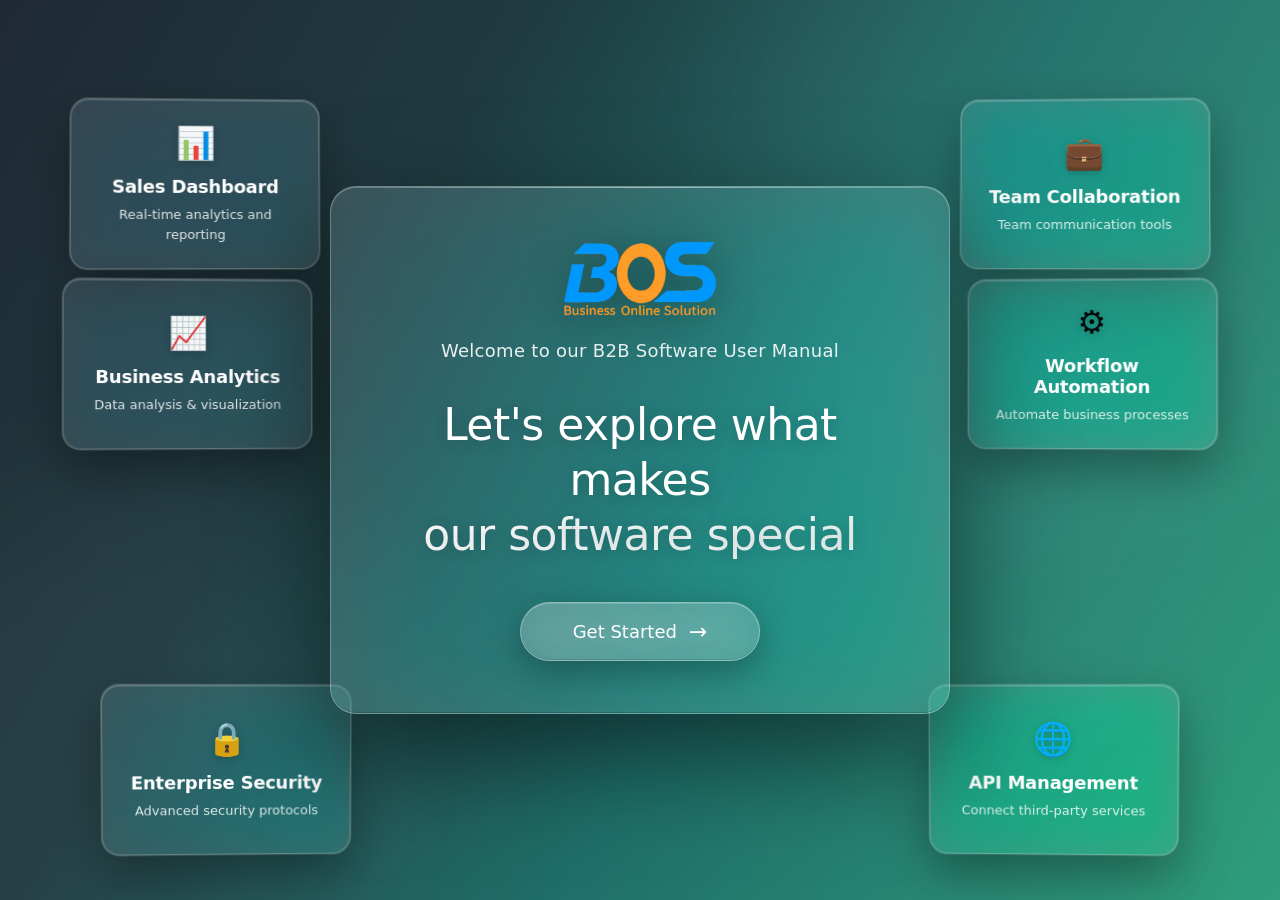
<file: index.html>
<!DOCTYPE html>
<html lang="en">
<head>
<meta charset="UTF-8">
<title>Business Online Solutions - B2B Software Manual</title>
<meta name="viewport" content="width=device-width, initial-scale=1.0">

<style>
* {
    margin: 0;
    padding: 0;
    box-sizing: border-box;
    font-family: "Segoe UI", system-ui, -apple-system, BlinkMacSystemFont, sans-serif;
}

body {
    height: 100vh;
    overflow: hidden;
    background: linear-gradient(
        120deg,
        #1f2933 0%,
        #1f3b40 30%,
        #1f6f6a 60%,
        #2f9e7a 100%
    );
    cursor: default;
}



/* ===== FLOATING BACKGROUND CARDS ===== */
.background {
    position: absolute;
    inset: 0;
}

.bg-card {
    position: absolute;
    width: 250px; 
    height: 170px; 
    border-radius: 18px;
    overflow: hidden;
    background: rgba(255, 255, 255, 0.11);
    backdrop-filter: blur(28px) saturate(155%);
    -webkit-backdrop-filter: blur(28px) saturate(155%);
    box-shadow:
        0 25px 70px rgba(0, 0, 0, 0.38),
        inset 0 1px 0 rgba(255, 255, 255, 0.18);
    transition: transform 0.8s cubic-bezier(0.23, 1, 0.32, 1);
    z-index: 1;
    border: 1px solid rgba(255, 255, 255, 0.22);
}

/* Card content */
.card-content {
    padding: 20px;
    height: 100%;
    display: flex;
    flex-direction: column;
    justify-content: center;
    align-items: center;
    text-align: center;
    position: relative;
    z-index: 2;
}

.card-icon {
    font-size: 32px;
    margin-bottom: 14px;
    opacity: 0.95;
    text-shadow: 0 2px 8px rgba(0, 0, 0, 0.2);
}

.card-title {
    color: white;
    font-size: 18px;
    font-weight: 600;
    margin-bottom: 8px;
    letter-spacing: -0.2px;
}

.card-text {
    color: rgba(255, 255, 255, 0.85);
    font-size: 13px;
    line-height: 1.5;
    font-weight: 400;
}

/* ===== CARDS POSITIONING WITH PROPER SPACING ===== */
/* Top Row Cards */
.c1 { 
    top: 12%; 
    left: 5.5%; 
    transform: rotate(-2deg);
}

.c2 { 
    top: 12%; 
    right: 5.5%; 
    transform: rotate(2deg);
}

/* Middle Row Cards */
.c3 { 
    top: 30%; 
    left: 5%; 
    bottom: 15%; 
    transform: translateY(-50%) rotate(-3deg);
}

.c4 { 
    top: 30%; 
    right: 5%; 
    transform: translateY(-50%) rotate(3deg);
}

/* Bottom Row Cards */
.c5 { 
    bottom: 5%; 
    left: 8%; 
    transform: rotate(-1deg);
}

.c6 { 
  
    bottom: 5%; 
    right: 8%; 
    transform: rotate(1deg);
}

/* ===== CENTER GLASS CARD ===== */
.center-card {
    position: absolute;
    inset: 0;
    margin: auto;
    width: 620px;
    height: fit-content;
    padding: 52px 48px;
    text-align: center;
    background: rgba(255, 255, 255, 0.14);
    backdrop-filter: blur(50px) saturate(160%);
    -webkit-backdrop-filter: blur(50px) saturate(160%);
    border-radius: 26px;
    box-shadow:
        0 40px 110px rgba(0, 0, 0, 0.55),
        inset 0 1px 0 rgba(255, 255, 255, 0.22),
        inset 0 -1px 0 rgba(0, 0, 0, 0.18);
    animation: fadeUp 1.4s ease forwards;
    z-index: 10;
    border: 1px solid rgba(255, 255, 255, 0.28);
}

/* Glass effect shine */
.center-card::before {
    content: '';
    position: absolute;
    top: 0;
    left: 0;
    right: 0;
    height: 1px;
    background: linear-gradient(90deg, 
        transparent 0%, 
        rgba(255, 255, 255, 0.4) 50%, 
        transparent 100%);
    border-radius: 26px 26px 0 0;
}


/* Entrance animation */
@keyframes fadeUp {
    from {
        opacity: 0;
        transform: translateY(40px) scale(0.96);
    }
    to {
        opacity: 1;
        transform: translateY(0) scale(1);
    }
}

/* ===== LOGO & TITLE ===== */
.logo {
    display: flex;
    flex-direction: column;
    align-items: center;
    gap: 8px;
    margin-bottom: 36px;
}

.company-name {
    color: #ffffff;
    font-weight: 600;
    font-size: 28px;
    letter-spacing: 0.5px;
    text-shadow: 0 2px 10px rgba(0, 0, 0, 0.2);
}

.company-tagline {
    color: rgba(255, 255, 255, 0.9);
    font-weight: 400;
    font-size: 18px;
    letter-spacing: 0.3px;
}

/* ===== MAIN TITLE ===== */
.title {
    color: #ffffff;
    font-size: 44px;
    font-weight: 350;
    line-height: 1.25;
    margin-bottom: 40px;
    letter-spacing: -0.5px;
    text-shadow: 0 2px 15px rgba(0, 0, 0, 0.2);
}

.title span {
    font-weight: 500;
    background: linear-gradient(135deg, #ffffff 0%, rgba(255, 255, 255, 0.9) 100%);
    -webkit-background-clip: text;
    -webkit-text-fill-color: transparent;
    background-clip: text;
}

/* ===== BUTTON ===== */
.next-button {
    padding: 16px 52px;
    border-radius: 30px;
    border: none;
    background: linear-gradient(
        135deg,
        rgba(255, 255, 255, 0.2) 0%,
        rgba(255, 255, 255, 0.15) 100%
    );
    backdrop-filter: blur(25px);
    -webkit-backdrop-filter: blur(25px);
    color: white;
    font-size: 18px;
    font-weight: 500;
    cursor: pointer;
    transition: all 0.3s cubic-bezier(0.4, 0, 0.2, 1);
    display: inline-flex;
    align-items: center;
    gap: 12px;
    border: 1px solid rgba(255, 255, 255, 0.3);
    box-shadow: 
        0 10px 35px rgba(0, 0, 0, 0.3),
        inset 0 1px 0 rgba(255, 255, 255, 0.2),
        inset 0 -1px 0 rgba(0, 0, 0, 0.1);
    position: relative;
    overflow: hidden;
}

.next-button:hover {
    background: linear-gradient(
        135deg,
        rgba(255, 255, 255, 0.25) 0%,
        rgba(255, 255, 255, 0.2) 100%
    );
    transform: translateY(-3px);
    box-shadow: 
        0 15px 45px rgba(0, 0, 0, 0.4),
        inset 0 1px 0 rgba(255, 255, 255, 0.25),
        inset 0 -1px 0 rgba(0, 0, 0, 0.15);
}

.next-button:active {
    transform: translateY(-1px);
}

.button-arrow {
    font-size: 22px;
    transition: transform 0.3s ease;
    font-weight: 300;
}

.next-button:hover .button-arrow {
    transform: translateX(5px);
}

/* ===== BACKGROUND BLUR EFFECTS ===== */
.bg-blurs {
    position: absolute;
    inset: 0;
    z-index: 0;
    overflow: hidden;
}

.blur-circle {
    position: absolute;
    border-radius: 50%;
    background: linear-gradient(135deg, 
        rgba(255, 255, 255, 0.08) 0%,
        rgba(255, 255, 255, 0.03) 100%);
    filter: blur(80px);
    opacity: 0.6;
}

.blur-1 {
    width: 700px;
    height: 700px;
    top: -200px;
    right: -150px;
}

.blur-2 {
    width: 600px;
    height: 600px;
    bottom: -200px;
    left: -150px;
}

.blur-3 {
    width: 500px;
    height: 500px;
    top: 30%;
    left: 60%;
}
.bos-logo {
    width: 250px;
    height: auto;
    margin-bottom: 14px;
    filter: drop-shadow(0 6px 22px rgba(0, 0, 0, 0.35));
}

/* ===== RESPONSIVE ===== */
@media (max-width: 1024px) {
    /* Adjust card positions for medium screens */
    .c1 { top: 10%; left: 5%; }
    .c2 { top: 10%; right: 5%; }
    .c3 { top: 40%; left: 3%; }
    .c4 { top: 40%; right: 3%; }
    .c5 { bottom: 10%; left: 8%; }
    .c6 { bottom: 10%; right: 8%; }
    .c7 { top: 20%; left: 20%; }
    .c8 { top: 65%; left: 25%; }
}

@media (max-width: 768px) {
    .center-card {
        width: 90%;
        padding: 40px 32px;
    }

    .title {
        font-size: 32px;
    }
    
    .company-name {
        font-size: 24px;
    }
    
    .company-tagline {
        font-size: 16px;
    }
    
    .bg-card {
        width: 200px;
        height: 150px;
    }
    
    /* Stack cards for mobile - no overlaps */
    .c1 { top: 5%; left: 5%; }
    .c2 { top: 5%; right: 5%; }
    .c3 { top: 30%; left: 5%; }
    .c4 { top: 30%; right: 5%; }
    .c5 { bottom: 30%; left: 5%; }
    .c6 { bottom: 30%; right: 5%; }
}

@media (max-width: 480px) {
    .title {
        font-size: 28px;
    }
    
    .next-button {
        padding: 14px 40px;
        font-size: 16px;
    }
    
    .company-name {
        font-size: 20px;
    }
    
    /* Fewer cards on very small screens */
    .c7, .c8 { display: none; }
}
</style>
</head>

<body>

<!-- Background Blur Effects -->
<div class="bg-blurs">
    <div class="blur-circle blur-1"></div>
    <div class="blur-circle blur-2"></div>
    <div class="blur-circle blur-3"></div>
</div>

<!-- Floating B2B Software Cards -->
<div class="background" id="background">
    <div class="bg-card c1">
        <div class="card-content">
            <div class="card-icon">📊</div>
            <div class="card-title">Sales Dashboard</div>
            <div class="card-text">Real-time analytics and reporting</div>
        </div>
    </div>
    <div class="bg-card c2">
        <div class="card-content">
            <div class="card-icon">💼</div>
            <div class="card-title">Team Collaboration</div>
            <div class="card-text">Team communication tools</div>
        </div>
    </div>
    <div class="bg-card c3">
        <div class="card-content">
            <div class="card-icon">📈</div>
            <div class="card-title">Business Analytics</div>
            <div class="card-text">Data analysis & visualization</div>
        </div>
    </div>
    <div class="bg-card c4">
        <div class="card-content">
            <div class="card-icon">⚙️</div>
            <div class="card-title">Workflow Automation</div>
            <div class="card-text">Automate business processes</div>
        </div>
    </div>
    <div class="bg-card c5">
        <div class="card-content">
            <div class="card-icon">🔒</div>
            <div class="card-title">Enterprise Security</div>
            <div class="card-text">Advanced security protocols</div>
        </div>
    </div>
    <div class="bg-card c6">
        <div class="card-content">
            <div class="card-icon">🌐</div>
            <div class="card-title">API Management</div>
            <div class="card-text">Connect third-party services</div>
        </div>
    </div>
    
</div>

<!-- Main Center Card -->
<div class="center-card">
    <div class="logo">
        <img src="assets/images/ui/Logo.png" alt="Business Online Solutions Logo" class="bos-logo">
        <!-- <div class="company-name">Business Online Solutions</div> -->
        <div class="company-tagline">Welcome to our B2B Software User Manual</div>
    </div>

    <div class="title">
        Let's explore what makes <br>
        <span>our software special</span>
    </div>

    <button href="Manual.html" class="next-button">
        Get Started <span class="button-arrow">→</span>
    </button>
</div>

<script>
document.addEventListener('DOMContentLoaded', function() {
    const cards = document.querySelectorAll('.bg-card');
    
    // Store original positions and states
    const cardStates = [];
    cards.forEach(card => {
        const rect = card.getBoundingClientRect();
        const style = window.getComputedStyle(card);
        const transform = style.transform;
        
        // Parse the existing transform for initial rotation
        let initialRotation = 0;
        if (transform && transform !== 'none') {
            const match = transform.match(/rotate\(([-\d.]+)deg\)/);
            if (match) initialRotation = parseFloat(match[1]);
        }
        
        cardStates.push({
            element: card,
            x: rect.left,
            y: rect.top,
            width: rect.width,
            height: rect.height,
            baseX: rect.left,
            baseY: rect.top,
            initialRotation: initialRotation,
            currentX: 0,
            currentY: 0,
            velocityX: 0,
            velocityY: 0,
            // Store original positioning class for reference
            className: card.className.split(' ')[1]
        });
    });
    
    // Mouse tracking with smooth interpolation
    let mouseX = window.innerWidth / 2;
    let mouseY = window.innerHeight / 2;
    let targetX = mouseX;
    let targetY = mouseY;
    
    // Smooth mouse tracking - cursor is now visible
    document.addEventListener('mousemove', (e) => {
        targetX = e.clientX;
        targetY = e.clientY;
    });
    
    // Animation variables
    let lastTime = 0;
    const animationSpeed = 0.04;
    const friction = 0.88; // Reduced for smoother return
    const maxDistance = 180; // Reduced interaction radius
    const pushStrength = 0.6; // Reduced push strength
    
    // Function to ensure cards don't overlap
    function preventOverlaps() {
        for (let i = 0; i < cardStates.length; i++) {
            for (let j = i + 1; j < cardStates.length; j++) {
                const cardA = cardStates[i];
                const cardB = cardStates[j];
                
                // Calculate distance between card centers
                const centerAX = cardA.baseX + cardA.currentX + cardA.width / 2;
                const centerAY = cardA.baseY + cardA.currentY + cardA.height / 2;
                const centerBX = cardB.baseX + cardB.currentX + cardB.width / 2;
                const centerBY = cardB.baseY + cardB.currentY + cardB.height / 2;
                
                const dx = centerAX - centerBX;
                const dy = centerAY - centerBY;
                const distance = Math.sqrt(dx * dx + dy * dy);
                
                // Minimum distance to prevent overlap
                const minDistance = (cardA.width + cardB.width) / 3;
                
                if (distance < minDistance && distance > 0) {
                    // Push cards apart
                    const force = (minDistance - distance) / minDistance;
                    const angle = Math.atan2(dy, dx);
                    
                    // Apply separation force
                    const separationX = Math.cos(angle) * force * 5;
                    const separationY = Math.sin(angle) * force * 5;
                    
                    cardA.velocityX += separationX * 0.1;
                    cardA.velocityY += separationY * 0.1;
                    cardB.velocityX -= separationX * 0.1;
                    cardB.velocityY -= separationY * 0.1;
                }
            }
        }
    }
    
    // Animation loop with physics
    function animate(currentTime) {
        if (!lastTime) lastTime = currentTime;
        const deltaTime = Math.min((currentTime - lastTime) / 16, 2);
        lastTime = currentTime;
        
        // Smooth mouse interpolation
        mouseX += (targetX - mouseX) * 0.08;
        mouseY += (targetY - mouseY) * 0.08;
        
        // Prevent card overlaps first
        preventOverlaps();
        
        // Update each card with physics
        cardStates.forEach(state => {
            const rect = state.element.getBoundingClientRect();
            const cardCenterX = rect.left + state.width / 2;
            const cardCenterY = rect.top + state.height / 2;
            
            // Calculate distance to mouse
            const dx = mouseX - cardCenterX;
            const dy = mouseY - cardCenterY;
            const distance = Math.sqrt(dx * dx + dy * dy);
            
            // Only apply force if mouse is within range
            if (distance < maxDistance) {
                // Calculate force direction (away from mouse)
                const force = ((maxDistance - distance) / maxDistance) * pushStrength;
                const angle = Math.atan2(dy, dx);
                
                // Apply force to velocity
                state.velocityX -= Math.cos(angle) * force * deltaTime * 2;
                state.velocityY -= Math.sin(angle) * force * deltaTime * 2;
            }
            
            // Apply friction
            state.velocityX *= friction;
            state.velocityY *= friction;
            
            // Update position
            state.currentX += state.velocityX;
            state.currentY += state.velocityY;
            
            // Apply boundaries (keep cards within reasonable range)
            const maxMovement = 45;
            state.currentX = Math.max(-maxMovement, Math.min(maxMovement, state.currentX));
            state.currentY = Math.max(-maxMovement, Math.min(maxMovement, state.currentY));
            
            // Apply transform with smooth movement and original rotation
            state.element.style.transform = 
                `translate(${state.currentX}px, ${state.currentY}px) rotate(${state.initialRotation}deg)`;
            
            // Add subtle 3D perspective effect
            const perspectiveX = (mouseY - cardCenterY) / 100;
            const perspectiveY = (mouseX - cardCenterX) / 100;
            state.element.style.transform += 
                ` perspective(1200px) rotateX(${perspectiveX}deg) rotateY(${perspectiveY}deg)`;
            
            // Dynamic blur based on mouse distance
            const blurAmount = Math.max(25, 30 - (distance / 400) * 8);
            state.element.style.backdropFilter = `blur(${blurAmount}px) saturate(180%)`;
            state.element.style.webkitBackdropFilter = `blur(${blurAmount}px) saturate(180%)`;
            
            // Add glow effect when mouse is close
            if (distance < 120) {
                state.element.style.boxShadow = 
                    `0 25px 60px rgba(0, 0, 0, 0.4),
                     0 0 0 1px rgba(255, 255, 255, 0.25),
                     inset 0 1px 0 rgba(255, 255, 255, 0.2),
                     0 0 20px rgba(0, 150, 255, 0.25)`;
            } else {
                state.element.style.boxShadow = 
                    `0 20px 50px rgba(0, 0, 0, 0.35),
                     0 0 0 1px rgba(255, 255, 255, 0.2),
                     inset 0 1px 0 rgba(255, 255, 255, 0.15)`;
            }
        });
        
        requestAnimationFrame(animate);
    }
    
    // Start animation
    requestAnimationFrame(animate);
    
    // Button interaction with ripple effect
    const nextButton = document.querySelector('.next-button');
    nextButton.addEventListener('click', function(e) {
        // Create ripple effect
        const ripple = document.createElement('span');
        const rect = this.getBoundingClientRect();
        const size = Math.max(rect.width, rect.height);
        const x = e.clientX - rect.left - size / 2;
        const y = e.clientY - rect.top - size / 2;
        
        ripple.style.cssText = `
            position: absolute;
            border-radius: 50%;
            background: radial-gradient(circle, rgba(255,255,255,0.4) 0%, rgba(255,255,255,0) 70%);
            width: ${size}px;
            height: ${size}px;
            left: ${x}px;
            top: ${y}px;
            transform: scale(0);
            animation: ripple 0.7s ease-out;
            pointer-events: none;
            z-index: 1;
        `;
        
        this.appendChild(ripple);
        
        // Add ripple animation if not already present
        if (!document.querySelector('#ripple-animation')) {
            const style = document.createElement('style');
            style.id = 'ripple-animation';
            style.textContent = `
                @keyframes ripple {
                    0% {
                        transform: scale(0);
                        opacity: 1;
                    }
                    100% {
                        transform: scale(4);
                        opacity: 0;
                    }
                }
            `;
            document.head.appendChild(style);
        }
        
        // Remove ripple after animation
        setTimeout(() => {
            if (ripple.parentNode) ripple.parentNode.removeChild(ripple);
        }, 700);
        
        // Simulate navigation to software manual
        window.location.href = "manual.html";

        // Add visual feedback
        this.style.transform = 'translateY(-1px)';
        setTimeout(() => {
            this.style.transform = '';
        }, 150);
    });
    
    // Handle window resize
    let resizeTimeout;
    window.addEventListener('resize', function() {
        clearTimeout(resizeTimeout);
        resizeTimeout = setTimeout(() => {
            // Reset card positions on resize
            cardStates.forEach(state => {
                // Get new base position based on class
                const tempDiv = document.createElement('div');
                tempDiv.className = `bg-card ${state.className}`;
                tempDiv.style.position = 'absolute';
                tempDiv.style.visibility = 'hidden';
                document.body.appendChild(tempDiv);
                
                const rect = tempDiv.getBoundingClientRect();
                state.baseX = rect.left;
                state.baseY = rect.top;
                document.body.removeChild(tempDiv);
                
                // Reset movement
                state.currentX = 0;
                state.currentY = 0;
                state.velocityX = 0;
                state.velocityY = 0;
            });
        }, 250);
    });
    
    // Add subtle ambient animation for cards when idle
    let lastMouseMove = Date.now();
    document.addEventListener('mousemove', () => {
        lastMouseMove = Date.now();
    });
    
    function ambientAnimation() {
        const idleTime = Date.now() - lastMouseMove;
        
        // Only apply ambient animation if mouse has been idle for 3 seconds
        if (idleTime > 3000) {
            cardStates.forEach(state => {
                const time = Date.now() / 2000;
                const driftX = Math.sin(time * 0.3 + state.baseX) * 0.8;
                const driftY = Math.cos(time * 0.4 + state.baseY) * 0.8;
                
                state.velocityX += driftX * 0.05;
                state.velocityY += driftY * 0.05;
            });
        }
        setTimeout(ambientAnimation, 2000);
    }
    ambientAnimation();
});
</script>

</body>
</html>
</file>
